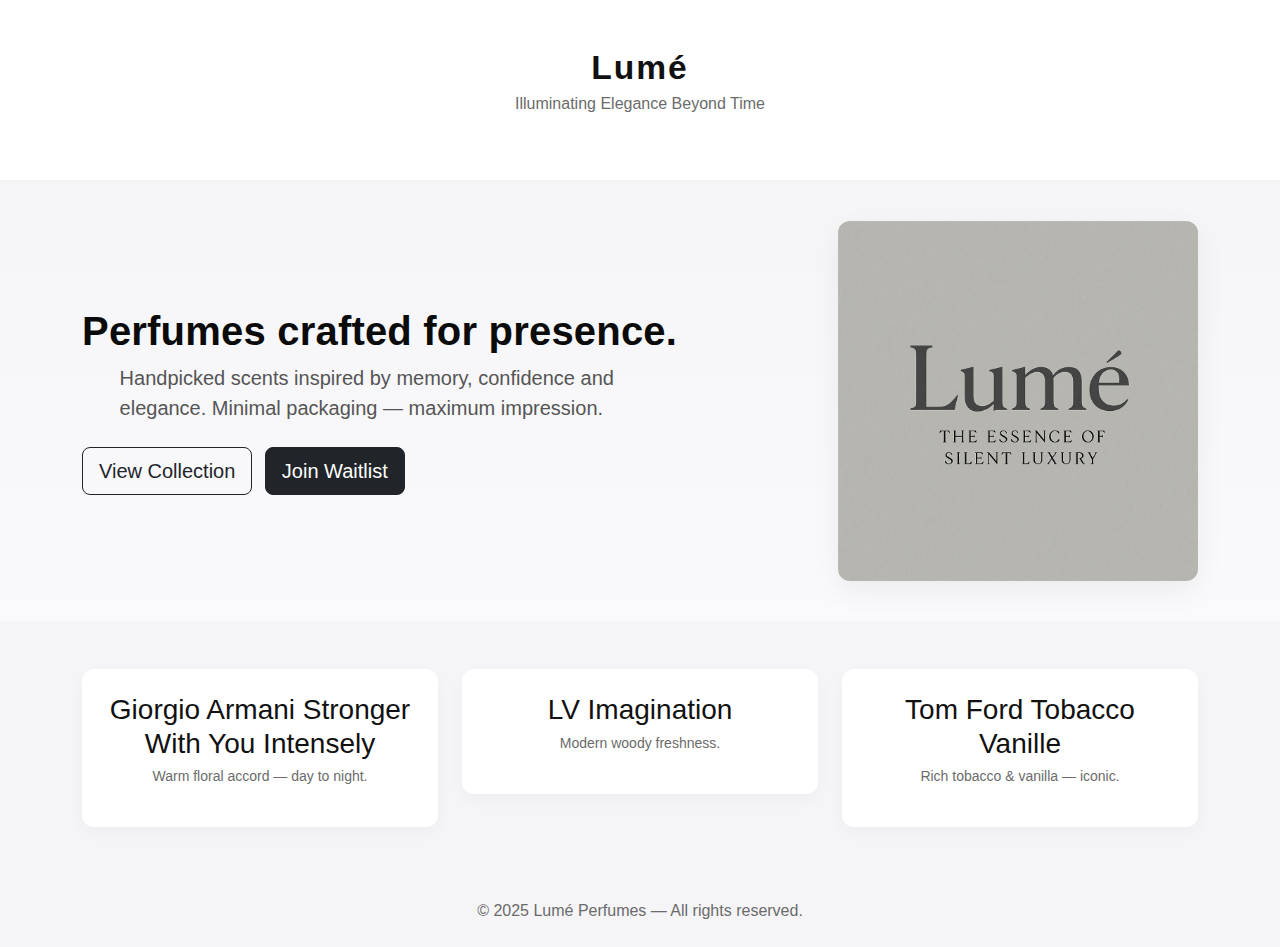
<file: index.html>
<!DOCTYPE html>
<html lang="en">
<head>
  <meta charset="utf-8" />
  <meta name="viewport" content="width=device-width,initial-scale=1" />
  <title>Lumé</title>

  <!-- Bootstrap (CSS) -->
  <link href="https://cdn.jsdelivr.net/npm/bootstrap@5.3.0/dist/css/bootstrap.min.css" rel="stylesheet">

  <!-- Custom -->
  <link rel="stylesheet" href="style.css">
</head>
<body>

  <!-- Top header (very minimal) -->
  <header class="site-header py-5 text-center">
    <div class="container">
      <h1 class="brand">Lumé</h1>
      <p class="tagline">Illuminating Elegance Beyond Time</p>
    </div>
  </header>

  <!-- Main hero -->
  <section class="hero">
    <div class="container d-flex align-items-center justify-content-between flex-column flex-md-row">
      <div class="hero-text text-center text-md-start">
        <h2 class="display-6">Perfumes crafted for presence.</h2>
        <p class="lead">Handpicked scents inspired by memory, confidence and elegance. Minimal packaging — maximum impression.</p>
        <div class="mt-4">
          <a href="products.html" class="btn btn-outline-dark btn-lg me-2">View Collection</a>
          <button class="btn btn-dark btn-lg" onclick="subscribePrompt()">Join Waitlist</button>
        </div>
      </div>

      <div class="hero-image mt-4 mt-md-0">
        <!-- clean product mockup -->
        <img src="logo lume.png"
             alt="Perfume bottle" class="img-fluid product-mockup">
      </div>
    </div>
  </section>

  <!-- Featured 3 mini teasers -->
  <section class="container mt-5">
    <div class="row g-4 text-center">
      <div class="col-lg-4 col-md-6">
        <div class="mini-card p-4">
          <h3>Giorgio Armani Stronger With You Intensely</h3>
          <p class="small">Warm floral accord — day to night.</p>
        </div>
      </div>
      <div class="col-lg-4 col-md-6">
        <div class="mini-card p-4">
          <h3>LV Imagination</h3>
          <p class="small">Modern woody freshness.</p>
        </div>
      </div>
      <div class="col-lg-4 col-md-6 mx-md-auto">
        <div class="mini-card p-4">
          <h3>Tom Ford Tobacco Vanille</h3>
          <p class="small">Rich tobacco & vanilla — iconic.</p>
        </div>
      </div>
    </div>
  </section>

  <!-- Footer -->
  <footer class="site-footer mt-5 py-4 text-center">
    <div class="container">
      <p class="mb-0">&copy; 2025 Lumé Perfumes — All rights reserved.</p>
    </div>
  </footer>

  <script src="script.js"></script>
</body>
</html>
</file>
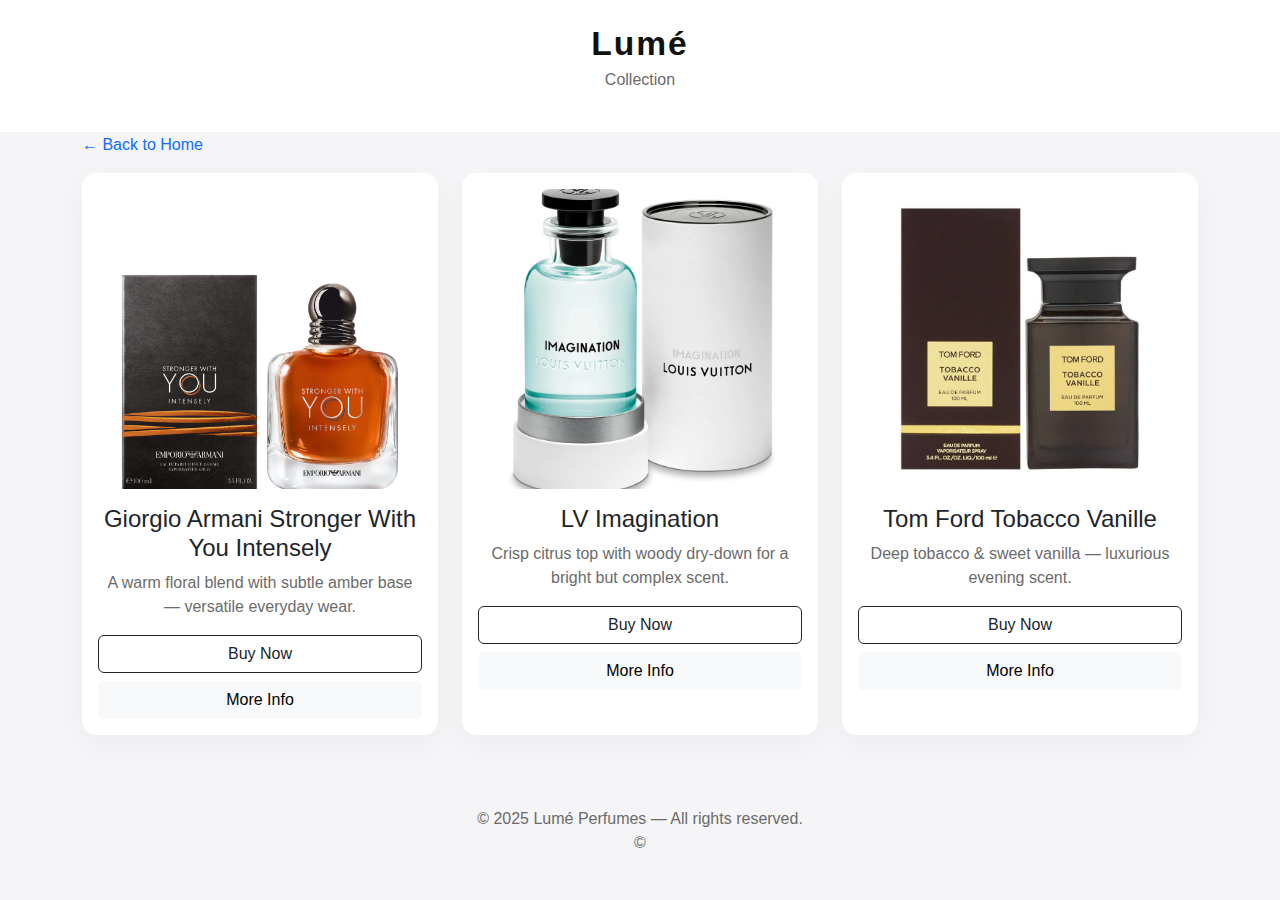
<file: products.html>
<!DOCTYPE html>
<html lang="en">
<head>
  <meta charset="utf-8" />
  <meta name="viewport" content="width=device-width,initial-scale=1" />
  <title>Lumé Products</title>

  <!-- Bootstrap -->
  <link href="https://cdn.jsdelivr.net/npm/bootstrap@5.3.0/dist/css/bootstrap.min.css" rel="stylesheet">
  <link rel="stylesheet" href="style.css">
</head>
<body>

  <!-- Simple header -->
  <header class="site-header py-4 text-center">
    <div class="container">
      <h1 class="brand">Lumé</h1>
      <p class="tagline">Collection</p>
    </div>
  </header>

  <!-- Back nav -->
  <nav class="container mb-3">
    <a href="index.html" class="text-decoration-none">&larr; Back to Home</a>
  </nav>

  <!-- Product Grid -->
  <main class="container">
    <div class="row g-4">

      <!-- Product 1 -->
      <article class="col-lg-4 col-md-6 col-sm-12">
        <div class="card product-card h-100 p-3 text-center">
          <div class="img-wrap">
            <img src="GASWU2.JPG" 
                 alt="Ga Stronger W U" class="img-fluid rounded">
          </div>
          <h4 class="mt-3">Giorgio Armani Stronger With You Intensely</h4>
          <p class="muted">A warm floral blend with subtle amber base — versatile everyday wear.</p>
          <div class="d-grid gap-2">
            <button class="btn btn-outline-dark" onclick="buyNow('Ga Stronger W U')">Buy Now</button>
            <button class="btn btn-light" onclick="moreInfo('Ga Stronger W U')">More Info</button>
          </div>
        </div>
      </article>

      <!-- Product 2 -->
      <article class="col-lg-4 col-md-6 col-sm-12">
        <div class="card product-card h-100 p-3 text-center">
          <div class="img-wrap">
            <img src="lv imagination.jpg"
                 alt="LV Imagination" class="img-fluid rounded">
          </div>
          <h4 class="mt-3">LV Imagination</h4>
          <p class="muted">Crisp citrus top with woody dry-down for a bright but complex scent.</p>
          <div class="d-grid gap-2">
            <button class="btn btn-outline-dark" onclick="buyNow('LV Imagination')">Buy Now</button>
            <button class="btn btn-light" onclick="moreInfo('LV Imagination')">More Info</button>
          </div>
        </div>
      </article>

      <!-- Product 3 -->
      <article class="col-lg-4 col-md-6 col-sm-12">
        <div class="card product-card h-100 p-3 text-center">
          <div class="img-wrap">
            <img src="tomford.jpg"
                 alt="Tom Ford Tobacco Vanille" class="img-fluid rounded">
          </div>
          <h4 class="mt-3">Tom Ford Tobacco Vanille</h4>
          <p class="muted">Deep tobacco & sweet vanilla — luxurious evening scent.</p>
          <div class="d-grid gap-2">
            <button class="btn btn-outline-dark" onclick="buyNow('Tom Ford Tobacco Vanille')">Buy Now</button>
            <button class="btn btn-light" onclick="moreInfo('Tom Ford Tobacco Vanille')">More Info</button>
          </div>
        </div>
      </article>

    </div>
  </main>

  <!-- Footer -->
  <footer class="site-footer mt-5 py-4 text-center">
    <div class="container">
      <p class="mb-0">&copy; 2025 Lumé Perfumes — All rights reserved.</p>
      <p class="mb-0">&copy; </p>
    </div>
  </footer>

  <script src="script.js"></script>
</body>
</html>
</file>
<file: style.css>
/* style.css */
:root{
  --surface: #ffffff;
  --muted: #6b6b6b;
  --accent: #111111;
  --soft: #f5f5f7;
}

* { box-sizing: border-box; }

body{
  font-family: -apple-system, BlinkMacSystemFont, "Segoe UI", Roboto, "Helvetica Neue", Arial;
  background: var(--soft);
  color: var(--accent);
  margin: 0;
  -webkit-font-smoothing: antialiased;
  -moz-osx-font-smoothing: grayscale;
}

/* header area */
.site-header{
  background: var(--surface);
  border-bottom: 1px solid rgba(0,0,0,0.05);
}

.brand {
  font-weight: 700;
  letter-spacing: 2px;
  font-size: 2.1rem;
  margin: 0;
}

.tagline{
  color: var(--muted);
  margin-top: .25rem;
}

/* hero */
.hero{
  background: linear-gradient(180deg, rgba(255,255,255,0) 0%, rgba(250,250,252,1) 100%);
  padding: 40px 0;
}

.hero-text h2{
  font-weight: 600;
  letter-spacing: .2px;
  color: #0b0b0b;
}

.hero .lead{
  color: #555;
  max-width: 520px;
  margin: 0 auto;
}

.hero-image .product-mockup{
  max-width: 360px;
  border-radius: 12px;
  box-shadow: 0 10px 30px rgba(15,15,15,0.06);
}

/* mini cards */
.mini-card{
  background: var(--surface);
  border-radius: 12px;
  box-shadow: 0 6px 18px rgba(15,15,15,0.03);
  transition: transform .18s ease, box-shadow .18s ease;
}
.mini-card:hover{ transform: translateY(-6px); box-shadow: 0 18px 36px rgba(15,15,15,0.06); }
.mini-card h3{ margin-bottom: .35rem; }
.mini-card .small{ color: var(--muted); }

/* product cards */
.product-card{
  background: var(--surface);
  border: none;
  border-radius: 14px;
  box-shadow: 0 8px 30px rgba(15,15,15,0.04);
}
.product-card .img-wrap{
  height: 300px;
  display:flex;
  align-items:center;
  justify-content:center;
  overflow:hidden;
  border-radius:10px;
}
.product-card img{
  width:100%;
  height:100%;
  object-fit:cover;
}

/* muted text */
.muted{ color: var(--muted); }

/* footer */
.site-footer{ background: transparent; color: var(--muted); }

/* responsive tweaks */
@media (max-width: 576px){
  .brand{ font-size: 1.6rem; }
  .hero .lead{ padding: 0 18px; }
  .hero-image .product-mockup{ max-width: 260px; }
}
</file>
